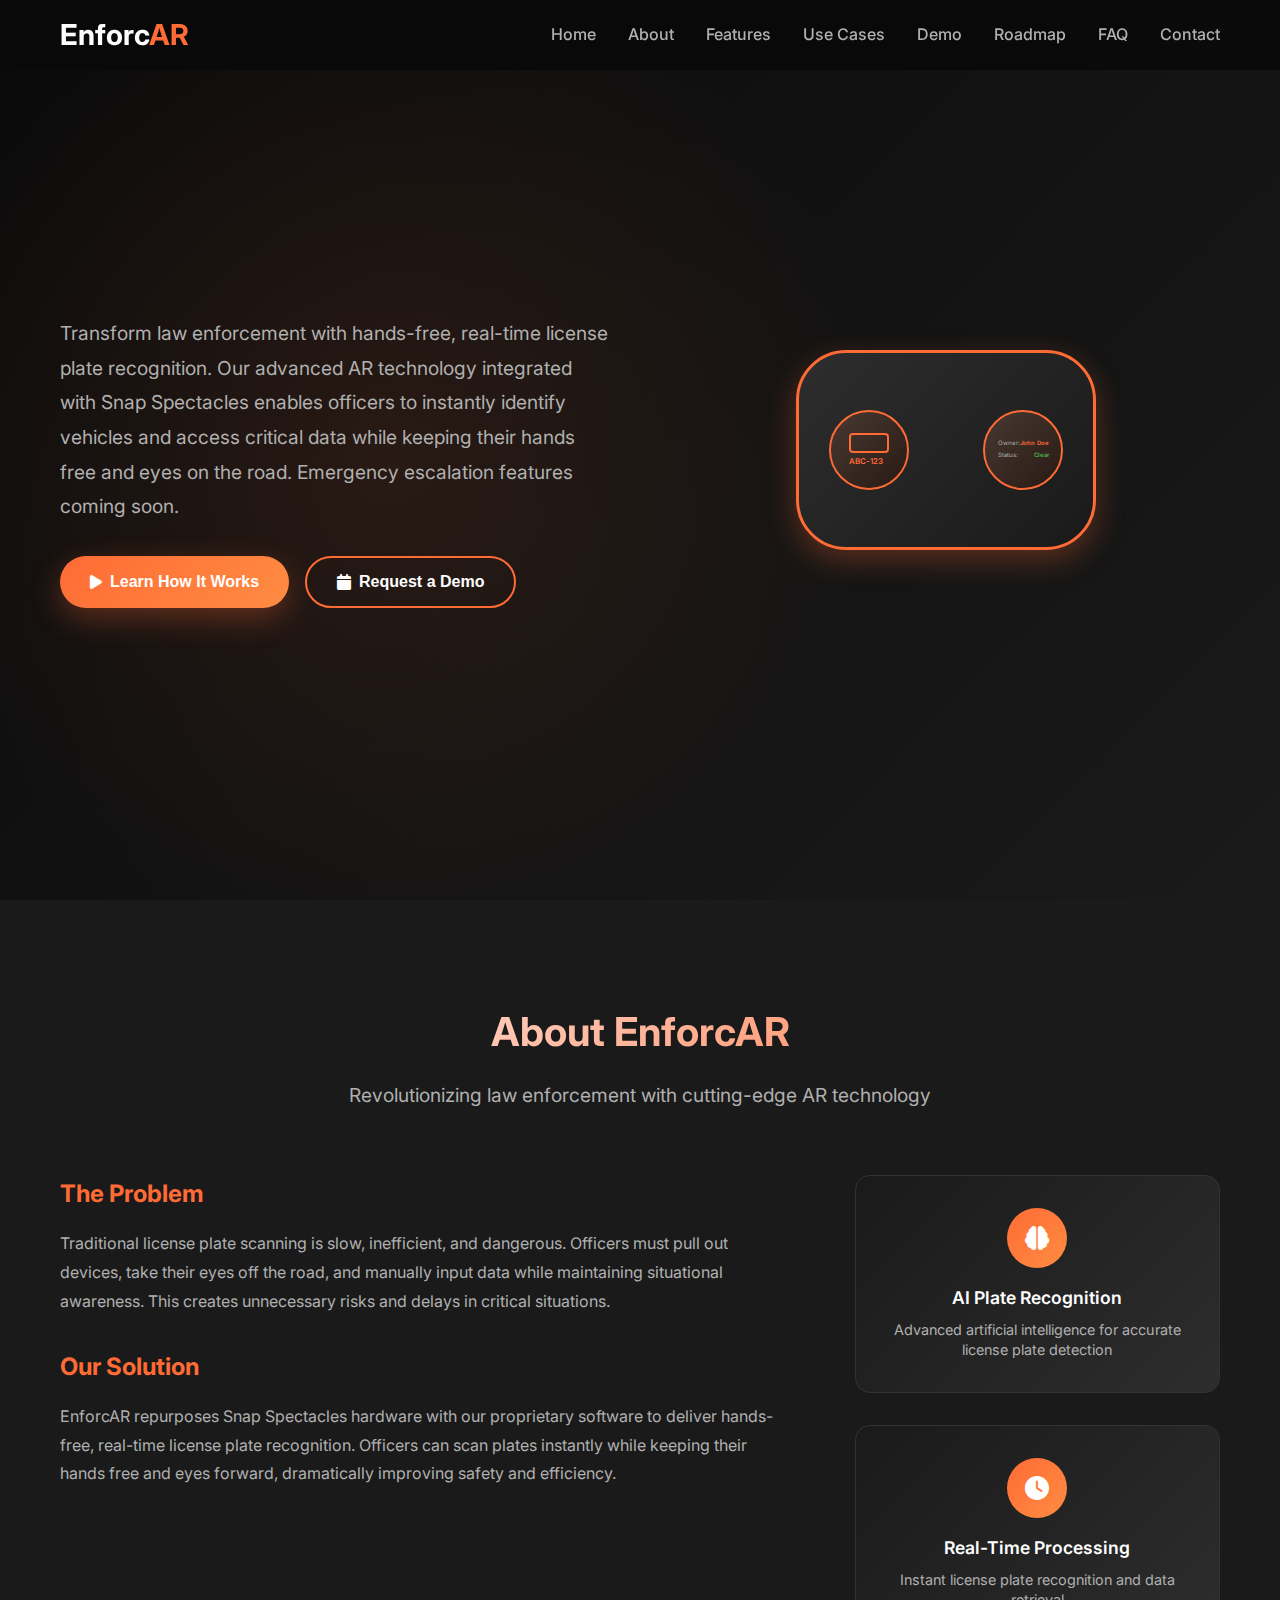
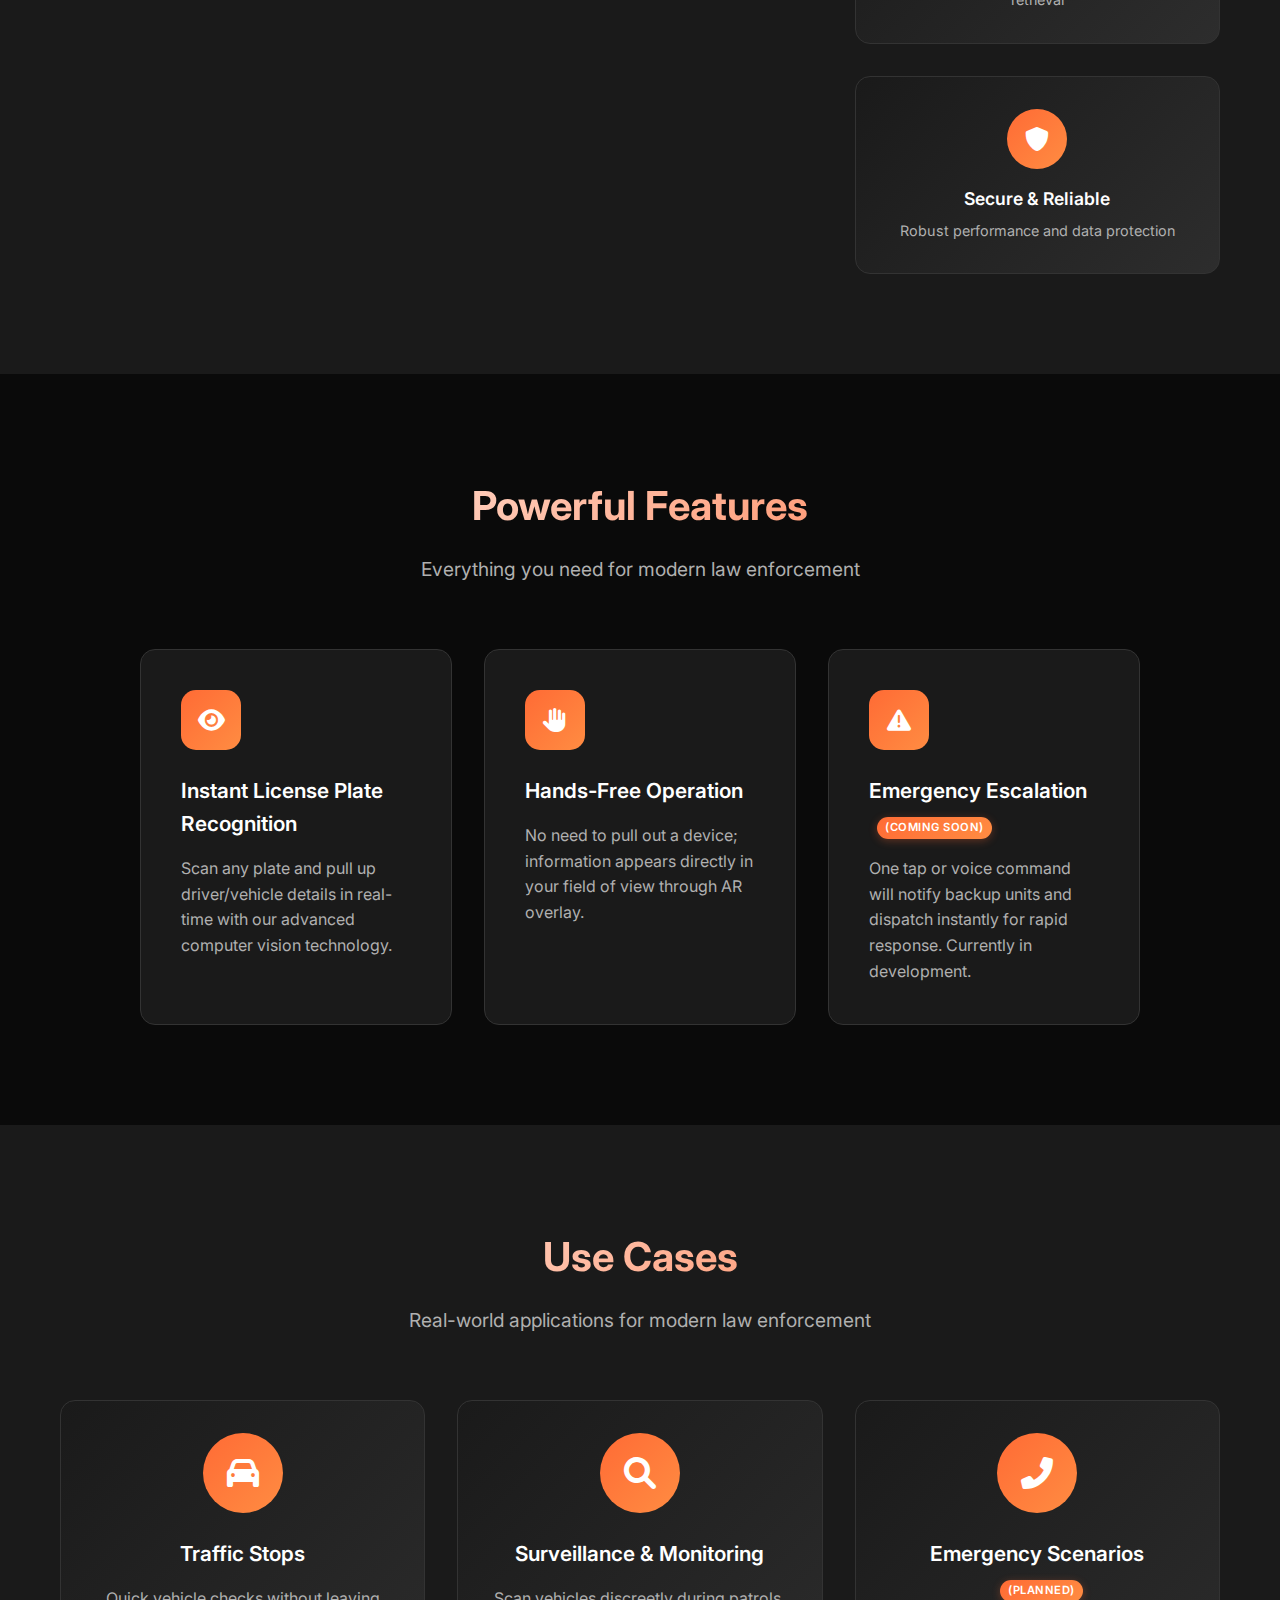
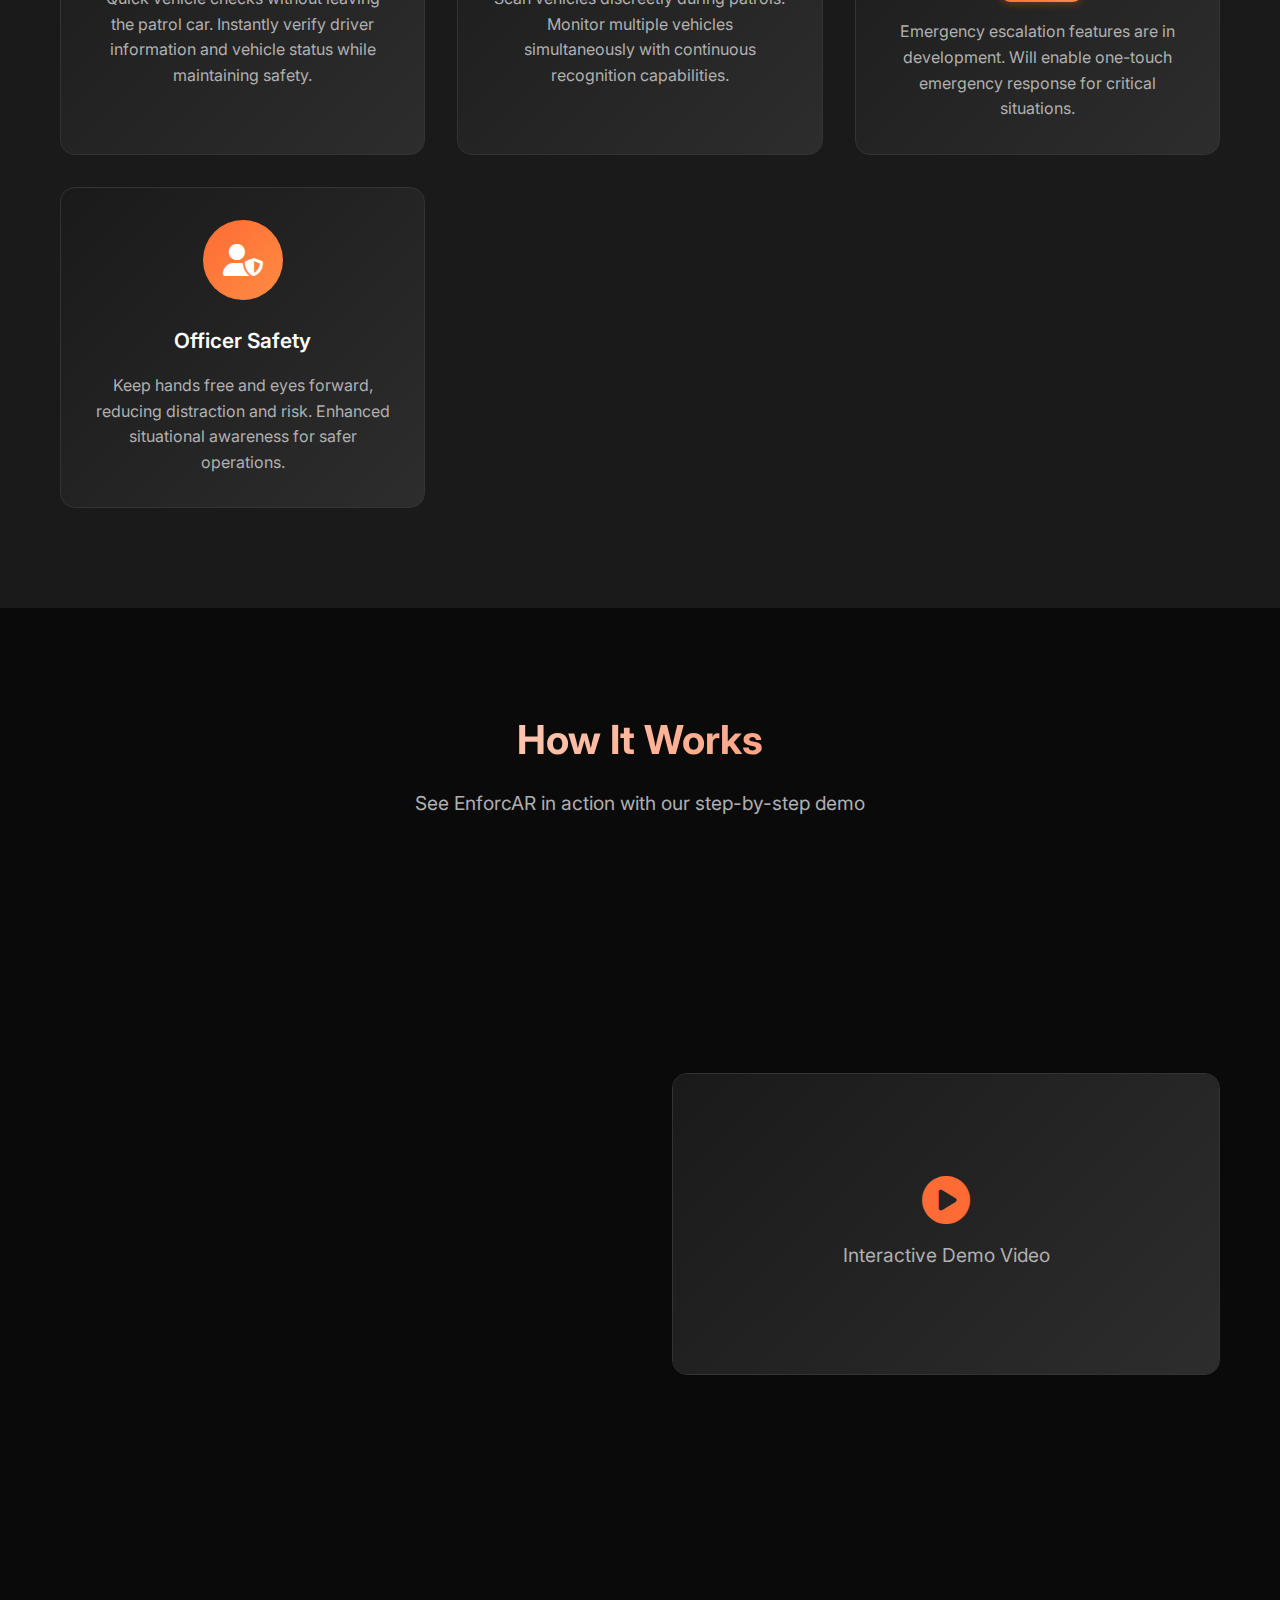
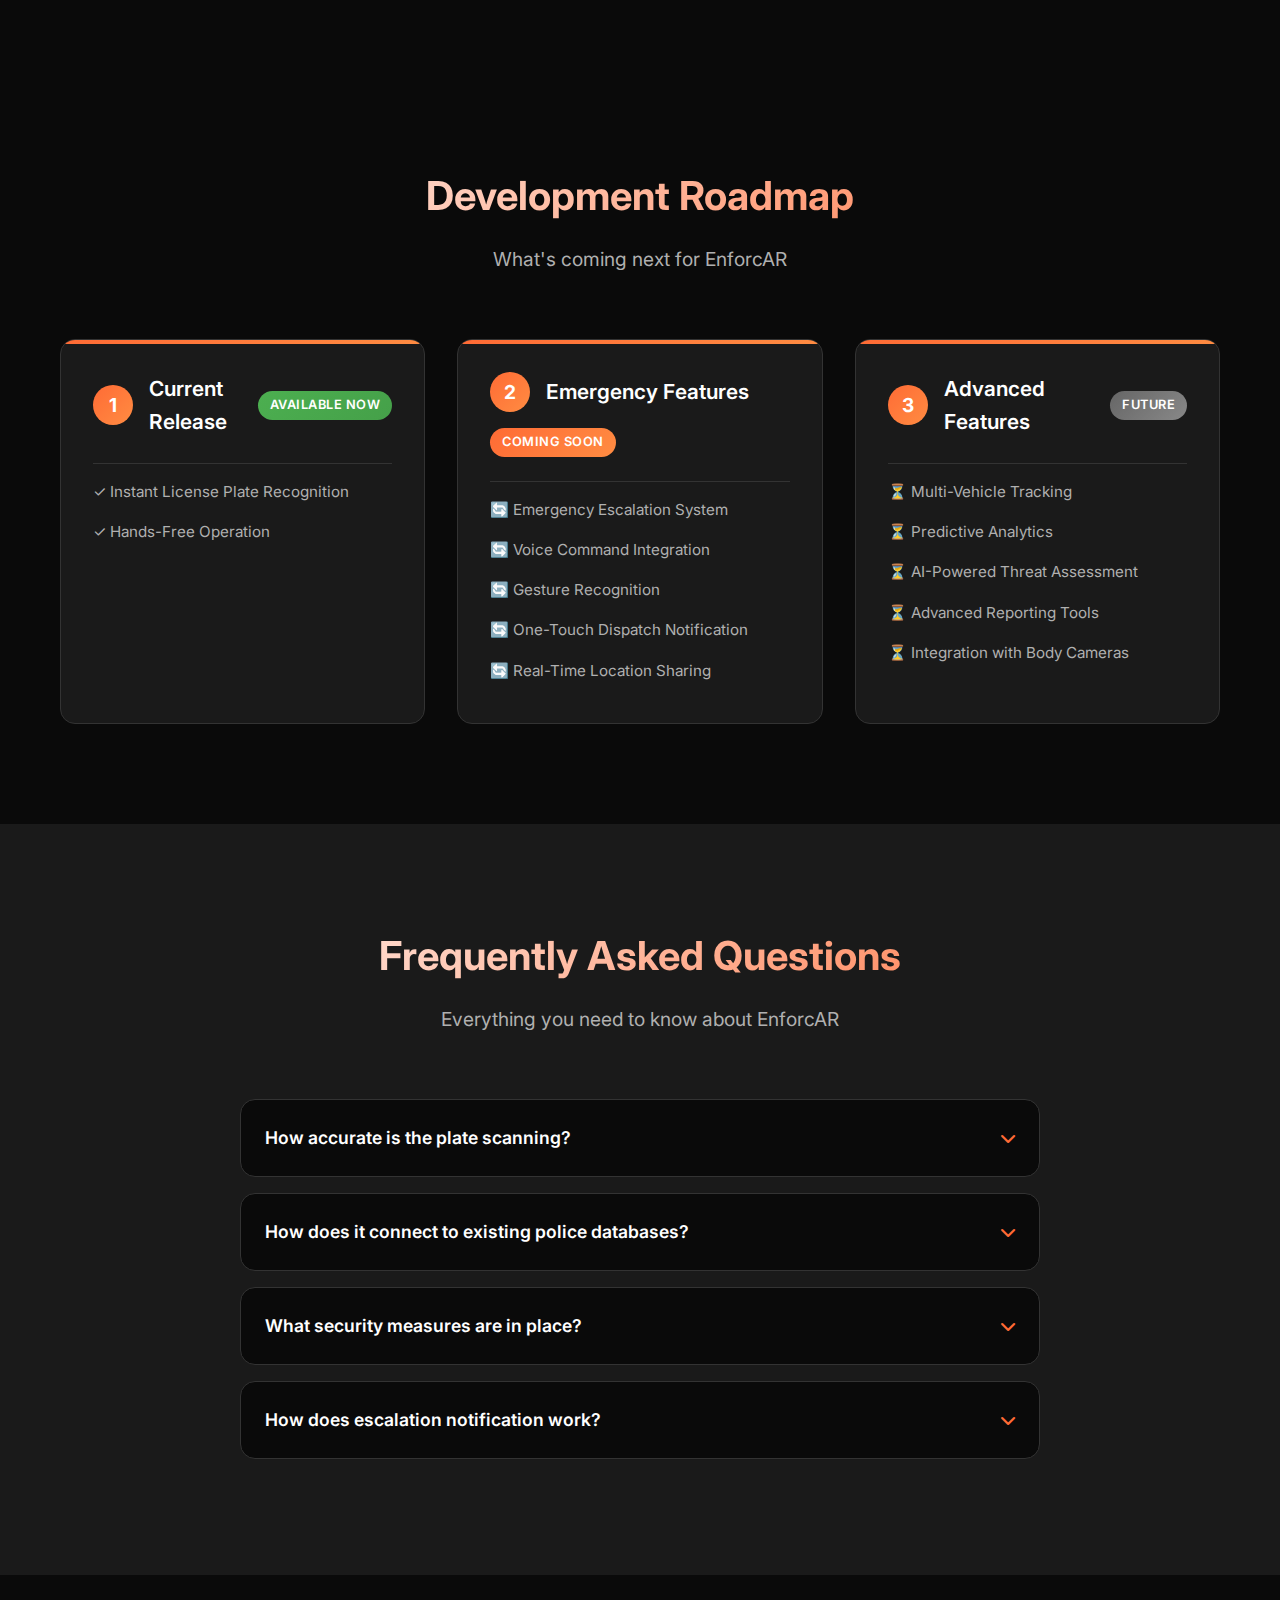
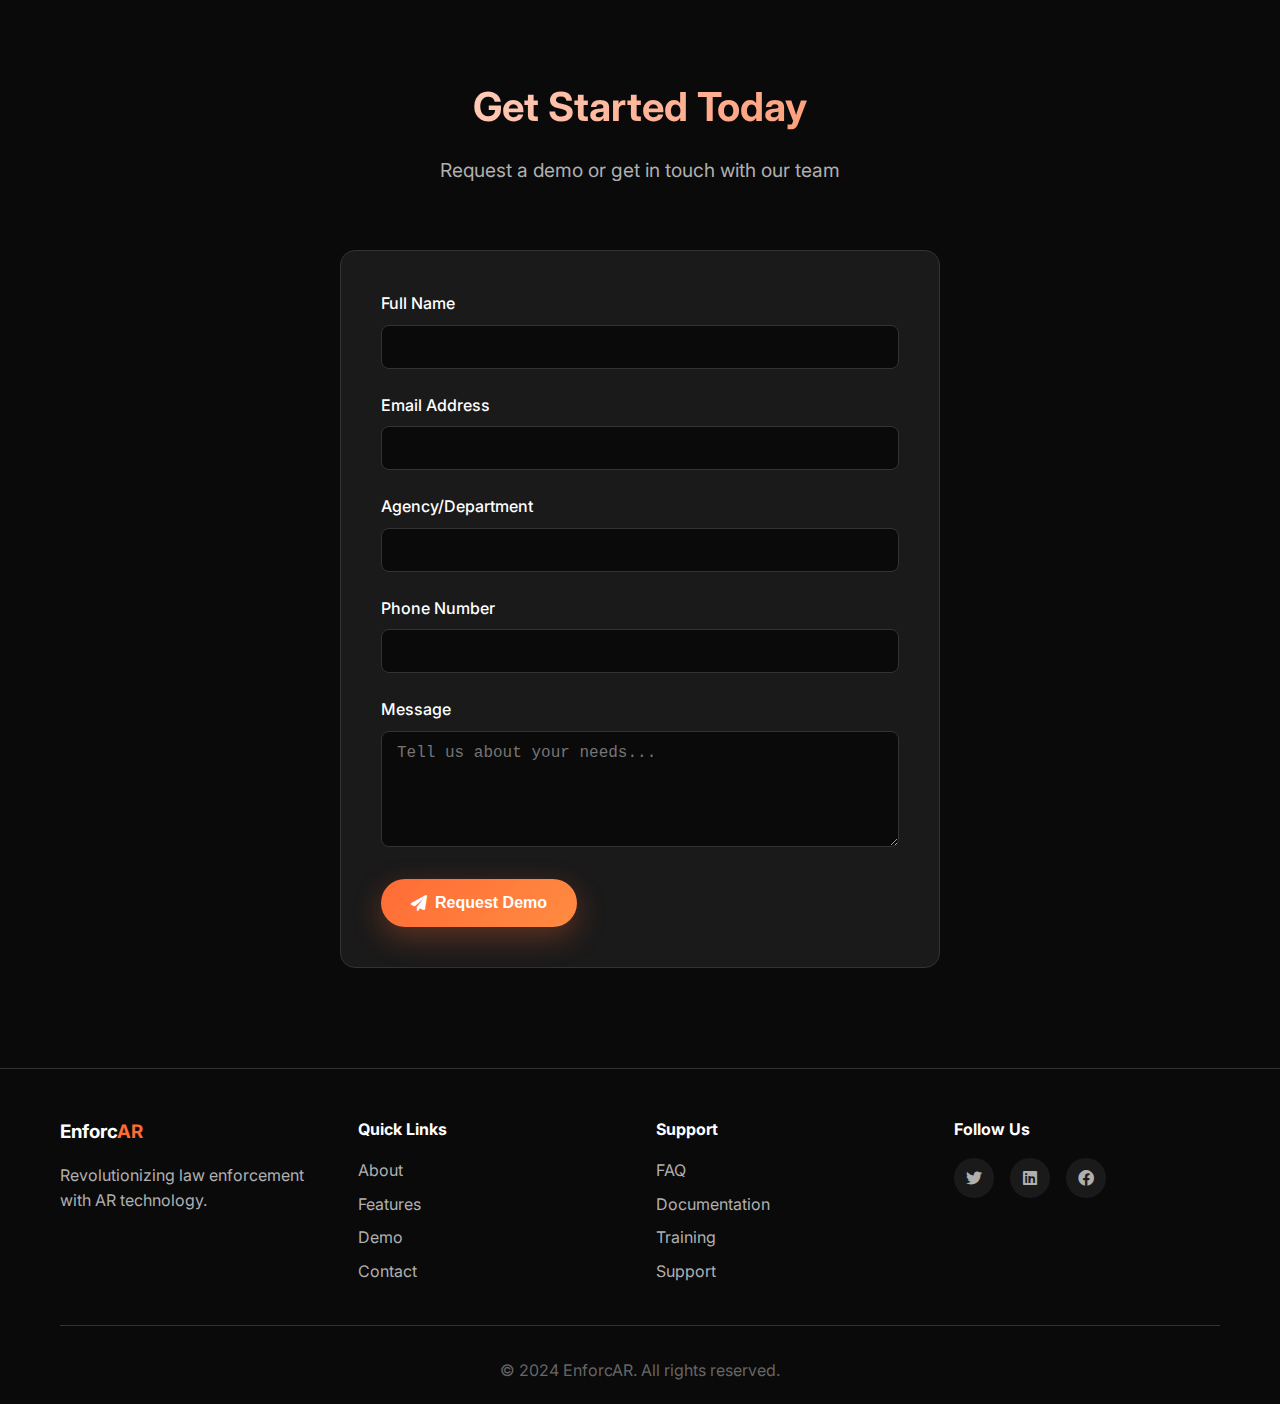
<file: enforcar-website/index.html>
<!DOCTYPE html>
<html lang="en">
<head>
    <meta charset="UTF-8">
    <meta name="viewport" content="width=device-width, initial-scale=1.0">
    <title>EnforcAR - Effortless License Plate Scanning with AR-Powered Snap Spectacles</title>
    <link rel="stylesheet" href="assets/css/style.css">
    <link href="https://fonts.googleapis.com/css2?family=Inter:wght@300;400;500;600;700&display=swap" rel="stylesheet">
    <link rel="stylesheet" href="https://cdnjs.cloudflare.com/ajax/libs/font-awesome/6.0.0/css/all.min.css">
</head>
<body>
    <!-- Navigation -->
    <nav class="navbar">
        <div class="nav-container">
            <div class="nav-logo">
                <h2>Enforc<span class="accent">AR</span></h2>
            </div>
            <ul class="nav-menu">
                <li class="nav-item">
                    <a href="#home" class="nav-link">Home</a>
                </li>
                <li class="nav-item">
                    <a href="#about" class="nav-link">About</a>
                </li>
                <li class="nav-item">
                    <a href="#features" class="nav-link">Features</a>
                </li>
                <li class="nav-item">
                    <a href="#use-cases" class="nav-link">Use Cases</a>
                </li>
                <li class="nav-item">
                    <a href="#demo" class="nav-link">Demo</a>
                </li>
                <li class="nav-item">
                    <a href="#roadmap" class="nav-link">Roadmap</a>
                </li>
                <li class="nav-item">
                    <a href="#faq" class="nav-link">FAQ</a>
                </li>
                <li class="nav-item">
                    <a href="#contact" class="nav-link">Contact</a>
                </li>
            </ul>
            <div class="hamburger">
                <span class="bar"></span>
                <span class="bar"></span>
                <span class="bar"></span>
            </div>
        </div>
    </nav>

    <!-- Hero Section -->
    <section id="home" class="hero">
        <div class="hero-container">
            <div class="hero-content">
                <h1 class="hero-title">
                    Effortless License Plate Scanning with 
                    <span class="accent">AR-Powered Snap Spectacles</span>
                </h1>
                <p class="hero-description">
                    Transform law enforcement with hands-free, real-time license plate recognition. 
                    Our advanced AR technology integrated with Snap Spectacles enables officers to 
                    instantly identify vehicles and access critical data while keeping their hands 
                    free and eyes on the road. Emergency escalation features coming soon.
                </p>
                <div class="hero-buttons">
                    <button class="btn btn-primary" onclick="scrollToSection('demo')">
                        <i class="fas fa-play"></i> Learn How It Works
                    </button>
                    <button class="btn btn-secondary" onclick="scrollToSection('contact')">
                        <i class="fas fa-calendar"></i> Request a Demo
                    </button>
                </div>
            </div>
            <div class="hero-visual">
                <div class="ar-demo-container">
                    <div class="spectacles-mockup">
                        <div class="spectacles-frame">
                            <div class="lens left-lens">
                                <div class="ar-overlay">
                                    <div class="plate-detection">
                                        <div class="detection-box"></div>
                                        <div class="plate-text">ABC-123</div>
                                    </div>
                                </div>
                            </div>
                            <div class="lens right-lens">
                                <div class="ar-overlay">
                                    <div class="data-display">
                                        <div class="data-item">
                                            <span class="label">Owner:</span>
                                            <span class="value">John Doe</span>
                                        </div>
                                        <div class="data-item">
                                            <span class="label">Status:</span>
                                            <span class="value status-clear">Clear</span>
                                        </div>
                                    </div>
                                </div>
                            </div>
                        </div>
                    </div>
                </div>
            </div>
        </div>
    </section>

    <!-- About Section -->
    <section id="about" class="about">
        <div class="container">
            <div class="section-header">
                <h2>About EnforcAR</h2>
                <p>Revolutionizing law enforcement with cutting-edge AR technology</p>
            </div>
            <div class="about-content">
                <div class="about-text">
                    <div class="problem-section">
                        <h3>The Problem</h3>
                        <p>
                            Traditional license plate scanning is slow, inefficient, and dangerous. 
                            Officers must pull out devices, take their eyes off the road, and manually 
                            input data while maintaining situational awareness. This creates unnecessary 
                            risks and delays in critical situations.
                        </p>
                    </div>
                    <div class="solution-section">
                        <h3>Our Solution</h3>
                        <p>
                            EnforcAR repurposes Snap Spectacles hardware with our proprietary software 
                            to deliver hands-free, real-time license plate recognition. Officers can 
                            scan plates instantly while keeping their hands free and eyes forward, 
                            dramatically improving safety and efficiency.
                        </p>
                    </div>
                </div>
                <div class="about-stats">
                    <div class="stat-card">
                        <div class="stat-icon">
                            <i class="fas fa-brain"></i>
                        </div>
                        <div class="stat-label">AI Plate Recognition</div>
                        <div class="stat-description">Advanced artificial intelligence for accurate license plate detection</div>
                    </div>
                    <div class="stat-card">
                        <div class="stat-icon">
                            <i class="fas fa-clock"></i>
                        </div>
                        <div class="stat-label">Real-Time Processing</div>
                        <div class="stat-description">Instant license plate recognition and data retrieval</div>
                    </div>
                    <div class="stat-card">
                        <div class="stat-icon">
                            <i class="fas fa-shield-alt"></i>
                        </div>
                        <div class="stat-label">Secure & Reliable</div>
                        <div class="stat-description">Robust performance and data protection</div>
                    </div>
                </div>
            </div>
        </div>
    </section>

    <!-- Features Section -->
    <section id="features" class="features">
        <div class="container">
            <div class="section-header">
                <h2>Powerful Features</h2>
                <p>Everything you need for modern law enforcement</p>
            </div>
            <div class="features-grid">
                <div class="feature-card" data-aos="fade-up">
                    <div class="feature-icon">
                        <i class="fas fa-eye"></i>
                    </div>
                    <h3>Instant License Plate Recognition</h3>
                    <p>Scan any plate and pull up driver/vehicle details in real-time with our advanced computer vision technology.</p>
                </div>
                <div class="feature-card" data-aos="fade-up" data-aos-delay="100">
                    <div class="feature-icon">
                        <i class="fas fa-hand-paper"></i>
                    </div>
                    <h3>Hands-Free Operation</h3>
                    <p>No need to pull out a device; information appears directly in your field of view through AR overlay.</p>
                </div>
                <div class="feature-card" data-aos="fade-up" data-aos-delay="200">
                    <div class="feature-icon">
                        <i class="fas fa-exclamation-triangle"></i>
                    </div>
                    <h3>Emergency Escalation <span class="coming-soon">(Coming Soon)</span></h3>
                    <p>One tap or voice command will notify backup units and dispatch instantly for rapid response. Currently in development.</p>
                </div>
            </div>
        </div>
    </section>

    <!-- Use Cases Section -->
    <section id="use-cases" class="use-cases">
        <div class="container">
            <div class="section-header">
                <h2>Use Cases</h2>
                <p>Real-world applications for modern law enforcement</p>
            </div>
            <div class="use-cases-grid">
                <div class="use-case-card">
                    <div class="use-case-icon">
                        <i class="fas fa-car"></i>
                    </div>
                    <h3>Traffic Stops</h3>
                    <p>Quick vehicle checks without leaving the patrol car. Instantly verify driver information and vehicle status while maintaining safety.</p>
                </div>
                <div class="use-case-card">
                    <div class="use-case-icon">
                        <i class="fas fa-search"></i>
                    </div>
                    <h3>Surveillance & Monitoring</h3>
                    <p>Scan vehicles discreetly during patrols. Monitor multiple vehicles simultaneously with continuous recognition capabilities.</p>
                </div>
                <div class="use-case-card">
                    <div class="use-case-icon">
                        <i class="fas fa-phone-alt"></i>
                    </div>
                    <h3>Emergency Scenarios <span class="coming-soon">(Planned)</span></h3>
                    <p>Emergency escalation features are in development. Will enable one-touch emergency response for critical situations.</p>
                </div>
                <div class="use-case-card">
                    <div class="use-case-icon">
                        <i class="fas fa-user-shield"></i>
                    </div>
                    <h3>Officer Safety</h3>
                    <p>Keep hands free and eyes forward, reducing distraction and risk. Enhanced situational awareness for safer operations.</p>
                </div>
            </div>
        </div>
    </section>

    <!-- Demo Section -->
    <section id="demo" class="demo">
        <div class="container">
            <div class="section-header">
                <h2>How It Works</h2>
                <p>See EnforcAR in action with our step-by-step demo</p>
            </div>
            <div class="demo-content">
                <div class="demo-steps">
                    <div class="step" data-step="1">
                        <div class="step-number">1</div>
                        <div class="step-content">
                            <h3>Wear the Spectacles</h3>
                            <p>Simply put on the Snap Spectacles and power on the EnforcAR system.</p>
                        </div>
                    </div>
                    <div class="step" data-step="2">
                        <div class="step-number">2</div>
                        <div class="step-content">
                            <h3>Look at the Plate</h3>
                            <p>Direct your gaze at any license plate. Our AI automatically detects and recognizes it.</p>
                        </div>
                    </div>
                    <div class="step" data-step="3">
                        <div class="step-number">3</div>
                        <div class="step-content">
                            <h3>See Data in AR Overlay</h3>
                            <p>Car and driver information appears instantly in your field of view.</p>
                        </div>
                    </div>
                    <div class="step" data-step="4">
                        <div class="step-number">4</div>
                        <div class="step-content">
                            <h3>Trigger Escalation <span class="coming-soon">(Coming Soon)</span></h3>
                            <p>Emergency escalation features are currently in development. Will enable voice command or gesture to notify dispatch instantly.</p>
                        </div>
                    </div>
                </div>
                <div class="demo-visual">
                    <div class="demo-video-container">
                        <div class="video-placeholder">
                            <i class="fas fa-play-circle"></i>
                            <p>Interactive Demo Video</p>
                        </div>
                    </div>
                </div>
            </div>
        </div>
    </section>

    <!-- Development Roadmap Section -->
    <section id="roadmap" class="roadmap">
        <div class="container">
            <div class="section-header">
                <h2>Development Roadmap</h2>
                <p>What's coming next for EnforcAR</p>
            </div>
            <div class="roadmap-content">
                <div class="roadmap-phase">
                    <div class="phase-header">
                        <div class="phase-number">1</div>
                        <h3>Current Release</h3>
                        <span class="phase-status current">Available Now</span>
                    </div>
                    <ul class="phase-features">
                        <li>✓ Instant License Plate Recognition</li>
                        <li>✓ Hands-Free Operation</li>
                    </ul>
                </div>
                <div class="roadmap-phase">
                    <div class="phase-header">
                        <div class="phase-number">2</div>
                        <h3>Emergency Features</h3>
                        <span class="phase-status planned">Coming Soon</span>
                    </div>
                    <ul class="phase-features">
                        <li>🔄 Emergency Escalation System</li>
                        <li>🔄 Voice Command Integration</li>
                        <li>🔄 Gesture Recognition</li>
                        <li>🔄 One-Touch Dispatch Notification</li>
                        <li>🔄 Real-Time Location Sharing</li>
                    </ul>
                </div>
                <div class="roadmap-phase">
                    <div class="phase-header">
                        <div class="phase-number">3</div>
                        <h3>Advanced Features</h3>
                        <span class="phase-status future">Future</span>
                    </div>
                    <ul class="phase-features">
                        <li>⏳ Multi-Vehicle Tracking</li>
                        <li>⏳ Predictive Analytics</li>
                        <li>⏳ AI-Powered Threat Assessment</li>
                        <li>⏳ Advanced Reporting Tools</li>
                        <li>⏳ Integration with Body Cameras</li>
                    </ul>
                </div>
            </div>
        </div>
    </section>

    <!-- FAQ Section -->
    <section id="faq" class="faq">
        <div class="container">
            <div class="section-header">
                <h2>Frequently Asked Questions</h2>
                <p>Everything you need to know about EnforcAR</p>
            </div>
            <div class="faq-container">
                <div class="faq-item">
                    <div class="faq-question">
                        <h3>How accurate is the plate scanning?</h3>
                        <i class="fas fa-chevron-down"></i>
                    </div>
                    <div class="faq-answer">
                        <p>EnforcAR uses advanced computer vision technology for license plate recognition across various lighting conditions, weather, and plate types. Our AI system is designed to continuously learn and improve performance through real-world usage.</p>
                    </div>
                </div>
                <div class="faq-item">
                    <div class="faq-question">
                        <h3>How does it connect to existing police databases?</h3>
                        <i class="fas fa-chevron-down"></i>
                    </div>
                    <div class="faq-answer">
                        <p>EnforcAR integrates seamlessly with existing law enforcement databases through secure APIs. We support all major database systems and can customize integration for specific agency needs.</p>
                    </div>
                </div>
                <div class="faq-item">
                    <div class="faq-question">
                        <h3>What security measures are in place?</h3>
                        <i class="fas fa-chevron-down"></i>
                    </div>
                    <div class="faq-answer">
                        <p>We use military-grade encryption, secure authentication, and comply with all law enforcement data protection standards. All data transmission is encrypted and access is strictly controlled.</p>
                    </div>
                </div>
                <div class="faq-item">
                    <div class="faq-question">
                        <h3>How does escalation notification work?</h3>
                        <i class="fas fa-chevron-down"></i>
                    </div>
                    <div class="faq-answer">
                        <p>Emergency escalation features are currently in development. When released, officers will be able to trigger emergency escalation through voice commands, gesture recognition, or a simple tap. The system will instantly notify dispatch with location, vehicle information, and officer status.</p>
                    </div>
                </div>
            </div>
        </div>
    </section>

    <!-- Contact Section -->
    <section id="contact" class="contact">
        <div class="container">
            <div class="section-header">
                <h2>Get Started Today</h2>
                <p>Request a demo or get in touch with our team</p>
            </div>
            <div class="contact-content">
                <div class="contact-form-centered">
                    <form id="contactForm">
                        <div class="form-group">
                            <label for="name">Full Name</label>
                            <input type="text" id="name" name="name" required>
                        </div>
                        <div class="form-group">
                            <label for="email">Email Address</label>
                            <input type="email" id="email" name="email" required>
                        </div>
                        <div class="form-group">
                            <label for="agency">Agency/Department</label>
                            <input type="text" id="agency" name="agency" required>
                        </div>
                        <div class="form-group">
                            <label for="phone">Phone Number</label>
                            <input type="tel" id="phone" name="phone">
                        </div>
                        <div class="form-group">
                            <label for="message">Message</label>
                            <textarea id="message" name="message" rows="5" placeholder="Tell us about your needs..."></textarea>
                        </div>
                        <button type="submit" class="btn btn-primary">
                            <i class="fas fa-paper-plane"></i> Request Demo
                        </button>
                    </form>
                </div>
            </div>
        </div>
    </section>

    <!-- Footer -->
    <footer class="footer">
        <div class="container">
            <div class="footer-content">
                <div class="footer-section">
                    <h3>Enforc<span class="accent">AR</span></h3>
                    <p>Revolutionizing law enforcement with AR technology.</p>
                </div>
                <div class="footer-section">
                    <h4>Quick Links</h4>
                    <ul>
                        <li><a href="#about">About</a></li>
                        <li><a href="#features">Features</a></li>
                        <li><a href="#demo">Demo</a></li>
                        <li><a href="#contact">Contact</a></li>
                    </ul>
                </div>
                <div class="footer-section">
                    <h4>Support</h4>
                    <ul>
                        <li><a href="#faq">FAQ</a></li>
                        <li><a href="#">Documentation</a></li>
                        <li><a href="#">Training</a></li>
                        <li><a href="#">Support</a></li>
                    </ul>
                </div>
                <div class="footer-section">
                    <h4>Follow Us</h4>
                    <div class="social-links">
                        <a href="#"><i class="fab fa-twitter"></i></a>
                        <a href="#"><i class="fab fa-linkedin"></i></a>
                        <a href="#"><i class="fab fa-facebook"></i></a>
                    </div>
                </div>
            </div>
            <div class="footer-bottom">
                <p>&copy; 2024 EnforcAR. All rights reserved.</p>
            </div>
        </div>
    </footer>

    <script src="assets/js/script.js"></script>
</body>
</html>
</file>
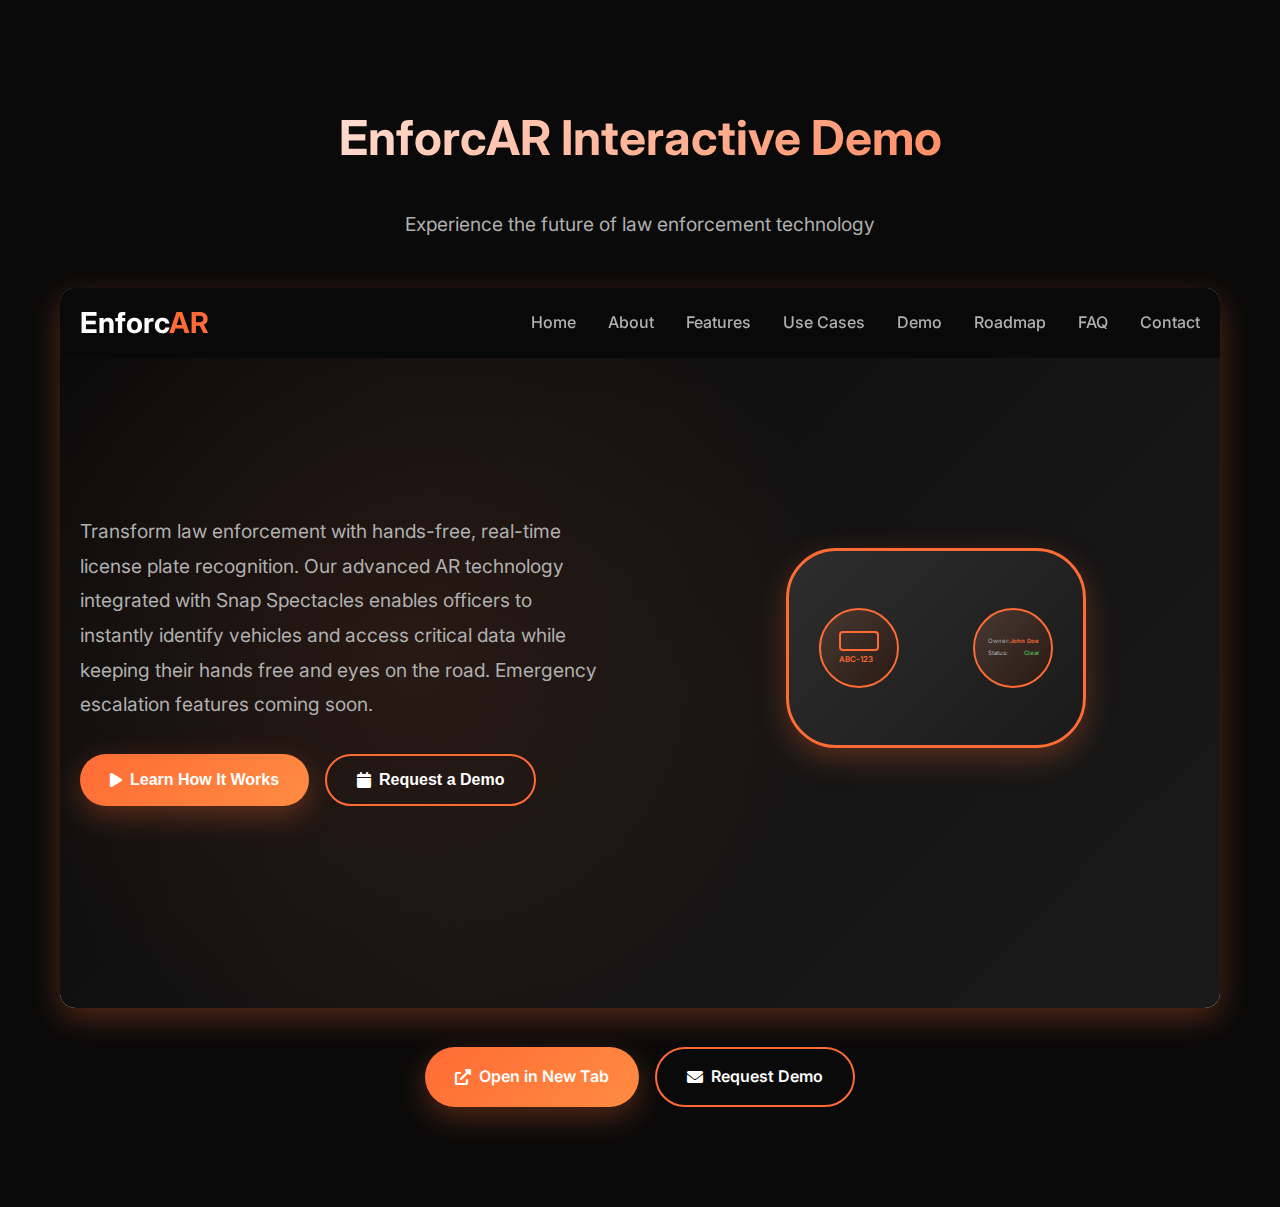
<file: enforcar-website/demo.html>
<!DOCTYPE html>
<html lang="en">
<head>
    <meta charset="UTF-8">
    <meta name="viewport" content="width=device-width, initial-scale=1.0">
    <title>EnforcAR - Interactive Demo</title>
    <link rel="stylesheet" href="assets/css/style.css">
    <link href="https://fonts.googleapis.com/css2?family=Inter:wght@300;400;500;600;700&display=swap" rel="stylesheet">
    <link rel="stylesheet" href="https://cdnjs.cloudflare.com/ajax/libs/font-awesome/6.0.0/css/all.min.css">
    <style>
        .demo-page {
            padding: 100px 0;
            background: var(--background-dark);
            min-height: 100vh;
        }
        .demo-container {
            max-width: 1200px;
            margin: 0 auto;
            padding: 0 20px;
            text-align: center;
        }
        .demo-title {
            font-size: 3rem;
            font-weight: 700;
            margin-bottom: 2rem;
            background: linear-gradient(135deg, #ffffff 0%, #ff6b35 100%);
            -webkit-background-clip: text;
            -webkit-text-fill-color: transparent;
            background-clip: text;
        }
        .demo-subtitle {
            font-size: 1.2rem;
            color: var(--text-secondary);
            margin-bottom: 3rem;
        }
        .demo-iframe {
            width: 100%;
            height: 80vh;
            border: none;
            border-radius: 15px;
            box-shadow: var(--shadow-primary);
            background: white;
        }
        .demo-actions {
            margin-top: 2rem;
            display: flex;
            gap: 1rem;
            justify-content: center;
            flex-wrap: wrap;
        }
        .btn {
            padding: 15px 30px;
            border: none;
            border-radius: 50px;
            font-size: 1rem;
            font-weight: 600;
            cursor: pointer;
            transition: var(--transition);
            display: inline-flex;
            align-items: center;
            gap: 0.5rem;
            text-decoration: none;
        }
        .btn-primary {
            background: var(--gradient-primary);
            color: white;
            box-shadow: var(--shadow-primary);
        }
        .btn-primary:hover {
            transform: translateY(-2px);
            box-shadow: 0 15px 40px rgba(255, 107, 53, 0.4);
        }
        .btn-secondary {
            background: transparent;
            color: var(--text-primary);
            border: 2px solid var(--accent-color);
        }
        .btn-secondary:hover {
            background: var(--accent-color);
            color: white;
            transform: translateY(-2px);
        }
    </style>
</head>
<body>
    <div class="demo-page">
        <div class="demo-container">
            <h1 class="demo-title">EnforcAR Interactive Demo</h1>
            <p class="demo-subtitle">Experience the future of law enforcement technology</p>
            
            <iframe src="index.html" class="demo-iframe" title="EnforcAR Website Demo"></iframe>
            
            <div class="demo-actions">
                <a href="index.html" class="btn btn-primary" target="_blank">
                    <i class="fas fa-external-link-alt"></i>
                    Open in New Tab
                </a>
                <a href="index.html#contact" class="btn btn-secondary">
                    <i class="fas fa-envelope"></i>
                    Request Demo
                </a>
            </div>
        </div>
    </div>
</body>
</html>
</file>
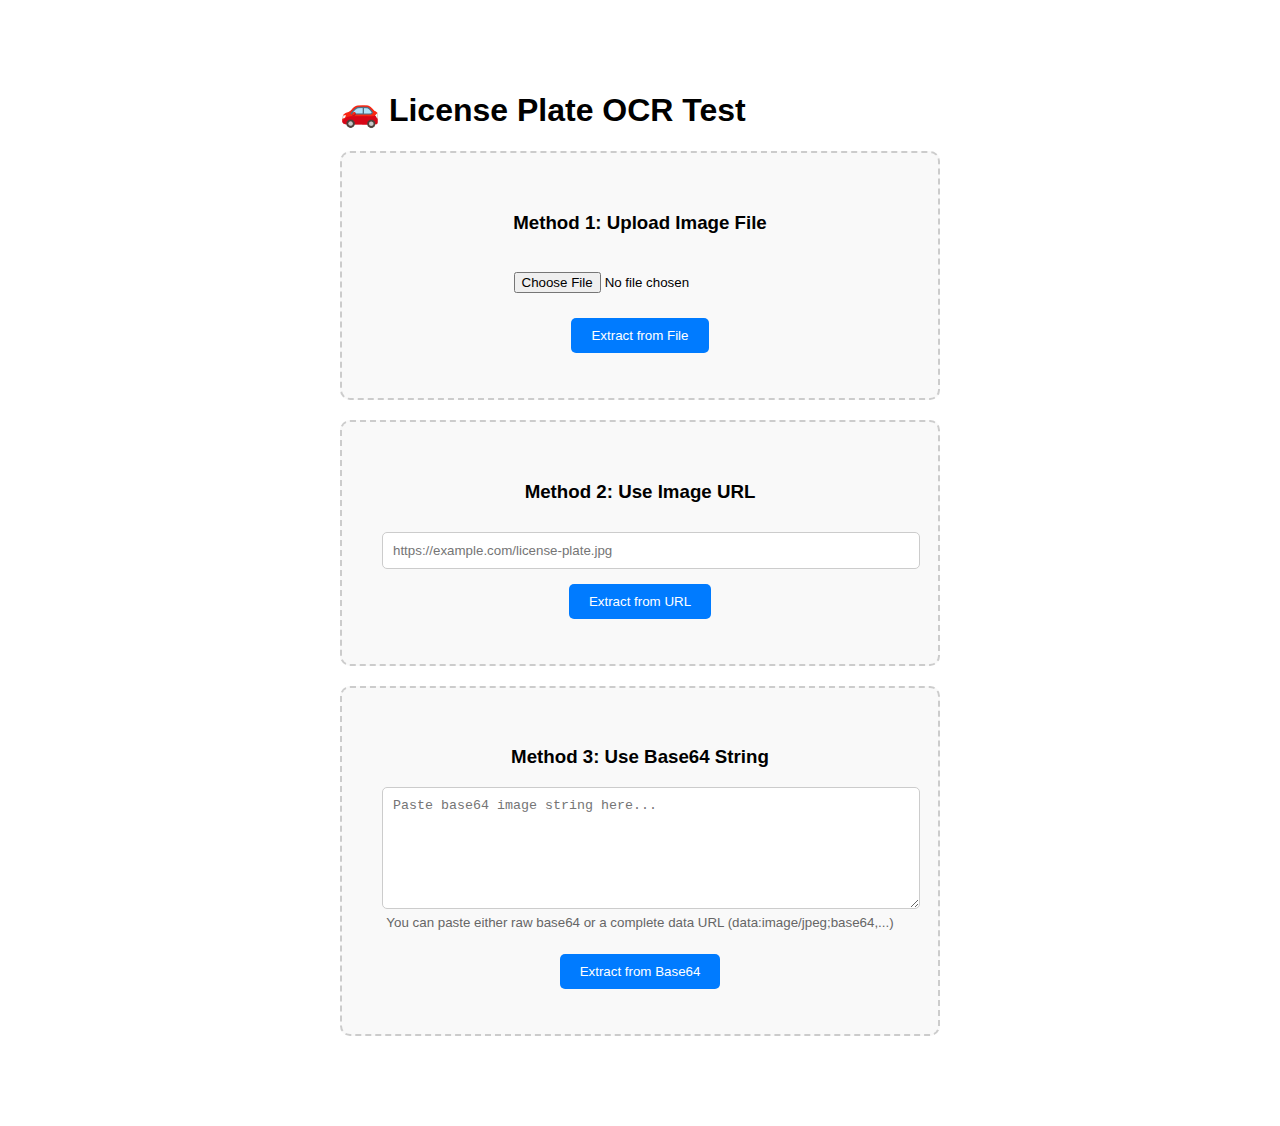
<file: project/backend/test-ui.html>
<!DOCTYPE html>
<html lang="en">
<head>
    <meta charset="UTF-8">
    <meta name="viewport" content="width=device-width, initial-scale=1.0">
    <title>License Plate OCR Test</title>
    <style>
        body { 
            font-family: Arial, sans-serif; 
            max-width: 600px; 
            margin: 50px auto; 
            padding: 20px; 
        }
        .upload-area {
            border: 2px dashed #ccc;
            border-radius: 10px;
            padding: 40px;
            text-align: center;
            margin: 20px 0;
            background: #f9f9f9;
        }
        .upload-area:hover {
            border-color: #007bff;
            background: #f0f8ff;
        }
        input[type="file"] {
            margin: 10px;
            padding: 10px;
        }
        input[type="url"] {
            width: 100%;
            padding: 10px;
            margin: 10px 0;
            border: 1px solid #ccc;
            border-radius: 5px;
        }
        button {
            background: #007bff;
            color: white;
            padding: 10px 20px;
            border: none;
            border-radius: 5px;
            cursor: pointer;
            margin: 5px;
        }
        button:hover {
            background: #0056b3;
        }
        #result {
            margin-top: 20px;
            padding: 15px;
            background: #f8f9fa;
            border-radius: 5px;
            border-left: 4px solid #007bff;
        }
        .error {
            border-left-color: #dc3545 !important;
            background: #f8d7da !important;
        }
        .success {
            border-left-color: #28a745 !important;
            background: #d4edda !important;
        }
    </style>
</head>
<body>
    <h1>🚗 License Plate OCR Test</h1>
    
    <div class="upload-area">
        <h3>Method 1: Upload Image File</h3>
        <input type="file" id="fileInput" accept="image/*">
        <br>
        <button onclick="uploadFile()">Extract from File</button>
    </div>
    
    <div class="upload-area">
        <h3>Method 2: Use Image URL</h3>
        <input type="url" id="urlInput" placeholder="https://example.com/license-plate.jpg">
        <br>
        <button onclick="uploadUrl()">Extract from URL</button>
    </div>
    
    <div class="upload-area">
        <h3>Method 3: Use Base64 String</h3>
        <textarea id="base64Input" placeholder="Paste base64 image string here..." style="width: 100%; height: 100px; padding: 10px; border: 1px solid #ccc; border-radius: 5px;"></textarea>
        <br>
        <small style="color: #666;">You can paste either raw base64 or a complete data URL (data:image/jpeg;base64,...)</small>
        <br><br>
        <button onclick="uploadBase64()">Extract from Base64</button>
    </div>
    
    <div id="result" style="display: none;"></div>

    <script>
        const API_URL = 'http://localhost:8000/extract';
        
        async function uploadFile() {
            const fileInput = document.getElementById('fileInput');
            const file = fileInput.files[0];
            
            if (!file) {
                showResult('Please select a file first!', 'error');
                return;
            }
            
            const formData = new FormData();
            formData.append('file', file);
            
            showResult('Processing image...', 'info');
            
            try {
                const response = await fetch(API_URL, {
                    method: 'POST',
                    body: formData
                });
                
                const result = await response.json();
                
                if (response.ok) {
                    showResult(formatResult(result), 'success');
                } else {
                    showResult(`Error: ${result.detail}`, 'error');
                }
                
            } catch (error) {
                showResult(`Network error: ${error.message}`, 'error');
            }
        }
        
        async function uploadUrl() {
            const urlInput = document.getElementById('urlInput');
            const imageUrl = urlInput.value.trim();
            
            if (!imageUrl) {
                showResult('Please enter an image URL!', 'error');
                return;
            }
            
            showResult('Processing image URL...', 'info');
            
            try {
                const response = await fetch(`${API_URL}?image_url=${encodeURIComponent(imageUrl)}`, {
                    method: 'POST'
                });
                
                const result = await response.json();
                
                if (response.ok) {
                    showResult(formatResult(result), 'success');
                } else {
                    showResult(`Error: ${result.detail}`, 'error');
                }
                
            } catch (error) {
                showResult(`Network error: ${error.message}`, 'error');
            }
        }
        
        async function uploadBase64() {
            const base64Input = document.getElementById('base64Input');
            const base64String = base64Input.value.trim();
            
            if (!base64String) {
                showResult('Please enter a base64 string!', 'error');
                return;
            }
            
            showResult('Processing base64 image...', 'info');
            
            try {
                const response = await fetch(`${API_URL}?base64_image=${encodeURIComponent(base64String)}`, {
                    method: 'POST'
                });
                
                const result = await response.json();
                
                if (response.ok) {
                    showResult(formatResult(result), 'success');
                } else {
                    showResult(`Error: ${result.detail}`, 'error');
                }
                
            } catch (error) {
                showResult(`Network error: ${error.message}`, 'error');
            }
        }
        
        function formatResult(result) {
            if (result.plate) {
                let html = `<h4>🎯 Extracted Plate: ${result.plate}</h4>`;
                
                if (result.owner_name) {
                    html += `
                        <p><strong>Owner:</strong> ${result.owner_name}</p>
                        <p><strong>DOB:</strong> ${result.dob}</p>
                        <p><strong>Registration:</strong> ${result.registration_date}</p>
                        <p><strong>Warrant:</strong> ${result.has_warrant ? '⚠️ YES - ' + result.warrant_reason : '✅ No'}</p>
                        <p><strong>Stolen:</strong> ${result.is_stolen ? '🚨 YES' : '✅ No'}</p>
                    `;
                }
                
                return html;
            } else {
                return '<p>No license plate detected in the image.</p>';
            }
        }
        
        function showResult(message, type) {
            const resultDiv = document.getElementById('result');
            resultDiv.innerHTML = message;
            resultDiv.className = type;
            resultDiv.style.display = 'block';
        }
    </script>
</body>
</html>
</file>
<file: enforcar-website/assets/css/style.css>
/* Reset and Base Styles */
* {
    margin: 0;
    padding: 0;
    box-sizing: border-box;
}

:root {
    --primary-color: #ff6b35;
    --secondary-color: #1a1a1a;
    --accent-color: #ff6b35;
    --text-primary: #ffffff;
    --text-secondary: #b0b0b0;
    --text-muted: #666666;
    --background-dark: #0a0a0a;
    --background-card: #1a1a1a;
    --border-color: #333333;
    --gradient-primary: linear-gradient(135deg, #ff6b35, #ff8c42);
    --gradient-dark: linear-gradient(135deg, #1a1a1a, #2d2d2d);
    --shadow-primary: 0 10px 30px rgba(255, 107, 53, 0.3);
    --shadow-dark: 0 10px 30px rgba(0, 0, 0, 0.5);
    --transition: all 0.3s cubic-bezier(0.4, 0, 0.2, 1);
}

body {
    font-family: 'Inter', sans-serif;
    background-color: var(--background-dark);
    color: var(--text-primary);
    line-height: 1.6;
    overflow-x: hidden;
}

.container {
    max-width: 1200px;
    margin: 0 auto;
    padding: 0 20px;
}

/* Navigation */
.navbar {
    position: fixed;
    top: 0;
    width: 100%;
    background: rgba(10, 10, 10, 0.95);
    backdrop-filter: blur(10px);
    z-index: 1000;
    transition: var(--transition);
}

.nav-container {
    max-width: 1200px;
    margin: 0 auto;
    padding: 0 20px;
    display: flex;
    justify-content: space-between;
    align-items: center;
    height: 70px;
}

.nav-logo h2 {
    font-size: 1.8rem;
    font-weight: 700;
    color: var(--text-primary);
}

.nav-logo .accent {
    color: var(--accent-color);
}

.nav-menu {
    display: flex;
    list-style: none;
    gap: 2rem;
}

.nav-link {
    color: var(--text-secondary);
    text-decoration: none;
    font-weight: 500;
    transition: var(--transition);
    position: relative;
}

.nav-link:hover {
    color: var(--accent-color);
}

.nav-link::after {
    content: '';
    position: absolute;
    bottom: -5px;
    left: 0;
    width: 0;
    height: 2px;
    background: var(--gradient-primary);
    transition: var(--transition);
}

.nav-link:hover::after {
    width: 100%;
}

.hamburger {
    display: none;
    flex-direction: column;
    cursor: pointer;
}

.bar {
    width: 25px;
    height: 3px;
    background: var(--text-primary);
    margin: 3px 0;
    transition: var(--transition);
}

/* Hero Section */
.hero {
    min-height: 100vh;
    display: flex;
    align-items: center;
    background: linear-gradient(135deg, #0a0a0a 0%, #1a1a1a 100%);
    position: relative;
    overflow: hidden;
}

.hero::before {
    content: '';
    position: absolute;
    top: 0;
    left: 0;
    right: 0;
    bottom: 0;
    background: radial-gradient(circle at 30% 50%, rgba(255, 107, 53, 0.1) 0%, transparent 50%);
    pointer-events: none;
}

.hero-container {
    max-width: 1200px;
    margin: 0 auto;
    padding: 0 20px;
    display: grid;
    grid-template-columns: 1fr 1fr;
    gap: 4rem;
    align-items: center;
    position: relative;
    z-index: 1;
}

.hero-title {
    font-size: 3.5rem;
    font-weight: 700;
    line-height: 1.2;
    margin-bottom: 1.5rem;
    background: linear-gradient(135deg, #ffffff 0%, #ff6b35 100%);
    -webkit-background-clip: text;
    -webkit-text-fill-color: transparent;
    background-clip: text;
}

.hero-description {
    font-size: 1.2rem;
    color: var(--text-secondary);
    margin-bottom: 2rem;
    line-height: 1.8;
}

.hero-buttons {
    display: flex;
    gap: 1rem;
    flex-wrap: wrap;
}

.btn {
    padding: 15px 30px;
    border: none;
    border-radius: 50px;
    font-size: 1rem;
    font-weight: 600;
    cursor: pointer;
    transition: var(--transition);
    display: inline-flex;
    align-items: center;
    gap: 0.5rem;
    text-decoration: none;
    position: relative;
    overflow: hidden;
}

.btn-primary {
    background: var(--gradient-primary);
    color: white;
    box-shadow: var(--shadow-primary);
}

.btn-primary:hover {
    transform: translateY(-2px);
    box-shadow: 0 15px 40px rgba(255, 107, 53, 0.4);
}

.btn-secondary {
    background: transparent;
    color: var(--text-primary);
    border: 2px solid var(--accent-color);
}

.btn-secondary:hover {
    background: var(--accent-color);
    color: white;
    transform: translateY(-2px);
}

/* AR Demo Visual */
.ar-demo-container {
    position: relative;
    height: 400px;
    display: flex;
    justify-content: center;
    align-items: center;
}

.spectacles-mockup {
    position: relative;
    width: 300px;
    height: 200px;
    animation: float 6s ease-in-out infinite;
}

.spectacles-frame {
    position: relative;
    width: 100%;
    height: 100%;
    background: linear-gradient(135deg, #2d2d2d, #1a1a1a);
    border-radius: 50px;
    border: 3px solid var(--accent-color);
    box-shadow: var(--shadow-primary);
}

.lens {
    position: absolute;
    top: 50%;
    transform: translateY(-50%);
    width: 80px;
    height: 80px;
    border-radius: 50%;
    background: linear-gradient(135deg, #333, #111);
    border: 2px solid var(--accent-color);
    overflow: hidden;
}

.left-lens {
    left: 30px;
}

.right-lens {
    right: 30px;
}

.ar-overlay {
    position: absolute;
    top: 0;
    left: 0;
    right: 0;
    bottom: 0;
    background: rgba(255, 107, 53, 0.1);
    display: flex;
    align-items: center;
    justify-content: center;
    flex-direction: column;
    gap: 5px;
}

.plate-detection {
    position: relative;
}

.detection-box {
    width: 40px;
    height: 20px;
    border: 2px solid var(--accent-color);
    border-radius: 4px;
    animation: pulse 2s infinite;
}

.plate-text {
    font-size: 8px;
    color: var(--accent-color);
    font-weight: 600;
    margin-top: 2px;
}

.data-display {
    font-size: 6px;
    color: var(--text-primary);
}

.data-item {
    display: flex;
    justify-content: space-between;
    margin-bottom: 2px;
}

.label {
    color: var(--text-secondary);
}

.value {
    color: var(--accent-color);
    font-weight: 600;
}

.status-clear {
    color: #4CAF50;
}

@keyframes float {
    0%, 100% { transform: translateY(0px); }
    50% { transform: translateY(-20px); }
}

@keyframes pulse {
    0%, 100% { opacity: 1; }
    50% { opacity: 0.5; }
}

/* Section Styles */
section {
    padding: 100px 0;
}

.section-header {
    text-align: center;
    margin-bottom: 4rem;
}

.section-header h2 {
    font-size: 2.5rem;
    font-weight: 700;
    margin-bottom: 1rem;
    background: linear-gradient(135deg, #ffffff 0%, #ff6b35 100%);
    -webkit-background-clip: text;
    -webkit-text-fill-color: transparent;
    background-clip: text;
}

.section-header p {
    font-size: 1.2rem;
    color: var(--text-secondary);
}

/* About Section */
.about {
    background: var(--background-card);
}

.about-content {
    display: grid;
    grid-template-columns: 2fr 1fr;
    gap: 4rem;
    align-items: start;
}

.about-text h3 {
    font-size: 1.5rem;
    color: var(--accent-color);
    margin-bottom: 1rem;
}

.about-text p {
    color: var(--text-secondary);
    margin-bottom: 2rem;
    line-height: 1.8;
}

.about-stats {
    display: flex;
    flex-direction: column;
    gap: 2rem;
}

.stat-card {
    text-align: center;
    padding: 2rem;
    background: var(--gradient-dark);
    border-radius: 15px;
    border: 1px solid var(--border-color);
    transition: var(--transition);
}

.stat-card:hover {
    transform: translateY(-5px);
    box-shadow: var(--shadow-primary);
}

.stat-icon {
    width: 60px;
    height: 60px;
    background: var(--gradient-primary);
    border-radius: 50%;
    display: flex;
    align-items: center;
    justify-content: center;
    margin: 0 auto 1rem;
    font-size: 1.5rem;
    color: white;
}

.stat-label {
    color: var(--text-primary);
    font-weight: 600;
    font-size: 1.1rem;
    margin-bottom: 0.5rem;
}

.stat-description {
    color: var(--text-secondary);
    font-size: 0.9rem;
    line-height: 1.4;
}

/* Features Section */
.features-grid {
    display: grid;
    grid-template-columns: repeat(auto-fit, minmax(300px, 1fr));
    gap: 2rem;
    max-width: 1000px;
    margin: 0 auto;
}

.feature-card {
    background: var(--background-card);
    padding: 2.5rem;
    border-radius: 15px;
    border: 1px solid var(--border-color);
    transition: var(--transition);
    position: relative;
    overflow: hidden;
}

.feature-card::before {
    content: '';
    position: absolute;
    top: 0;
    left: 0;
    right: 0;
    height: 4px;
    background: var(--gradient-primary);
    transform: scaleX(0);
    transition: var(--transition);
}

.feature-card:hover::before {
    transform: scaleX(1);
}

.feature-card:hover {
    transform: translateY(-10px);
    box-shadow: var(--shadow-primary);
    border-color: var(--accent-color);
}

.feature-icon {
    width: 60px;
    height: 60px;
    background: var(--gradient-primary);
    border-radius: 15px;
    display: flex;
    align-items: center;
    justify-content: center;
    margin-bottom: 1.5rem;
    font-size: 1.5rem;
    color: white;
}

.feature-card h3 {
    font-size: 1.3rem;
    font-weight: 600;
    margin-bottom: 1rem;
    color: var(--text-primary);
}

.feature-card p {
    color: var(--text-secondary);
    line-height: 1.6;
}

/* Use Cases Section */
.use-cases {
    background: var(--background-card);
}

.use-cases-grid {
    display: grid;
    grid-template-columns: repeat(auto-fit, minmax(280px, 1fr));
    gap: 2rem;
}

.use-case-card {
    background: var(--gradient-dark);
    padding: 2rem;
    border-radius: 15px;
    border: 1px solid var(--border-color);
    transition: var(--transition);
    text-align: center;
}

.use-case-card:hover {
    transform: translateY(-5px);
    box-shadow: var(--shadow-primary);
    border-color: var(--accent-color);
}

.use-case-icon {
    width: 80px;
    height: 80px;
    background: var(--gradient-primary);
    border-radius: 50%;
    display: flex;
    align-items: center;
    justify-content: center;
    margin: 0 auto 1.5rem;
    font-size: 2rem;
    color: white;
}

.use-case-card h3 {
    font-size: 1.3rem;
    font-weight: 600;
    margin-bottom: 1rem;
    color: var(--text-primary);
}

.use-case-card p {
    color: var(--text-secondary);
    line-height: 1.6;
}

/* Demo Section */
.demo-content {
    display: grid;
    grid-template-columns: 1fr 1fr;
    gap: 4rem;
    align-items: center;
}

.demo-steps {
    display: flex;
    flex-direction: column;
    gap: 2rem;
}

.step {
    display: flex;
    align-items: center;
    gap: 1.5rem;
    padding: 1.5rem;
    background: var(--background-card);
    border-radius: 15px;
    border: 1px solid var(--border-color);
    transition: var(--transition);
    position: relative;
}

.step:hover {
    transform: translateX(10px);
    border-color: var(--accent-color);
    box-shadow: var(--shadow-primary);
}

.step-number {
    width: 50px;
    height: 50px;
    background: var(--gradient-primary);
    border-radius: 50%;
    display: flex;
    align-items: center;
    justify-content: center;
    font-size: 1.2rem;
    font-weight: 700;
    color: white;
    flex-shrink: 0;
}

.step-content h3 {
    font-size: 1.2rem;
    font-weight: 600;
    margin-bottom: 0.5rem;
    color: var(--text-primary);
}

.step-content p {
    color: var(--text-secondary);
    line-height: 1.6;
}

.demo-video-container {
    position: relative;
    background: var(--background-card);
    border-radius: 15px;
    overflow: hidden;
    border: 1px solid var(--border-color);
}

.video-placeholder {
    height: 300px;
    display: flex;
    flex-direction: column;
    align-items: center;
    justify-content: center;
    background: var(--gradient-dark);
    color: var(--text-secondary);
    font-size: 1.2rem;
}

.video-placeholder i {
    font-size: 3rem;
    color: var(--accent-color);
    margin-bottom: 1rem;
}

/* Roadmap Section */
.roadmap {
    background: var(--background-dark);
}

.roadmap-content {
    display: grid;
    grid-template-columns: repeat(auto-fit, minmax(350px, 1fr));
    gap: 2rem;
    margin-top: 3rem;
}

.roadmap-phase {
    background: var(--background-card);
    border-radius: 15px;
    border: 1px solid var(--border-color);
    padding: 2rem;
    transition: var(--transition);
    position: relative;
    overflow: hidden;
}

.roadmap-phase::before {
    content: '';
    position: absolute;
    top: 0;
    left: 0;
    right: 0;
    height: 4px;
    background: var(--gradient-primary);
}

.roadmap-phase:hover {
    transform: translateY(-5px);
    box-shadow: var(--shadow-primary);
    border-color: var(--accent-color);
}

.phase-header {
    display: flex;
    align-items: center;
    gap: 1rem;
    margin-bottom: 1.5rem;
    flex-wrap: wrap;
}

.phase-number {
    width: 40px;
    height: 40px;
    background: var(--gradient-primary);
    border-radius: 50%;
    display: flex;
    align-items: center;
    justify-content: center;
    font-size: 1.2rem;
    font-weight: 700;
    color: white;
    flex-shrink: 0;
}

.phase-header h3 {
    font-size: 1.3rem;
    font-weight: 600;
    color: var(--text-primary);
    flex: 1;
}

.phase-status {
    padding: 4px 12px;
    border-radius: 20px;
    font-size: 0.8rem;
    font-weight: 600;
    text-transform: uppercase;
    letter-spacing: 0.5px;
}

.phase-status.current {
    background: linear-gradient(135deg, #4CAF50, #45a049);
    color: white;
}

.phase-status.planned {
    background: linear-gradient(135deg, #ff6b35, #ff8c42);
    color: white;
    animation: pulse-glow 2s ease-in-out infinite;
}

.phase-status.future {
    background: linear-gradient(135deg, #666, #888);
    color: white;
}

.phase-features {
    list-style: none;
    padding: 0;
}

.phase-features li {
    padding: 0.5rem 0;
    color: var(--text-secondary);
    font-size: 0.95rem;
    display: flex;
    align-items: center;
    gap: 0.5rem;
}

.phase-features li:first-child {
    border-top: 1px solid var(--border-color);
    padding-top: 1rem;
    margin-top: 1rem;
}

/* FAQ Section */
.faq {
    background: var(--background-card);
}

.faq-container {
    max-width: 800px;
    margin: 0 auto;
}

.faq-item {
    background: var(--background-dark);
    border-radius: 15px;
    margin-bottom: 1rem;
    border: 1px solid var(--border-color);
    overflow: hidden;
    transition: var(--transition);
}

.faq-item:hover {
    border-color: var(--accent-color);
}

.faq-question {
    padding: 1.5rem;
    cursor: pointer;
    display: flex;
    justify-content: space-between;
    align-items: center;
    transition: var(--transition);
}

.faq-question:hover {
    background: rgba(255, 107, 53, 0.1);
}

.faq-question h3 {
    font-size: 1.1rem;
    font-weight: 600;
    color: var(--text-primary);
}

.faq-question i {
    color: var(--accent-color);
    transition: var(--transition);
}

.faq-item.active .faq-question i {
    transform: rotate(180deg);
}

.faq-answer {
    padding: 0 1.5rem;
    max-height: 0;
    overflow: hidden;
    transition: var(--transition);
}

.faq-item.active .faq-answer {
    padding: 0 1.5rem 1.5rem;
    max-height: 200px;
}

.faq-answer p {
    color: var(--text-secondary);
    line-height: 1.6;
}

/* Contact Section */
.contact-content {
    display: flex;
    justify-content: center;
}

.contact-form-centered {
    max-width: 600px;
    width: 100%;
    background: var(--background-card);
    padding: 2.5rem;
    border-radius: 15px;
    border: 1px solid var(--border-color);
}


.form-group {
    margin-bottom: 1.5rem;
}

.form-group label {
    display: block;
    margin-bottom: 0.5rem;
    color: var(--text-primary);
    font-weight: 500;
}

.form-group input,
.form-group textarea {
    width: 100%;
    padding: 12px 15px;
    background: var(--background-dark);
    border: 1px solid var(--border-color);
    border-radius: 8px;
    color: var(--text-primary);
    font-size: 1rem;
    transition: var(--transition);
}

.form-group input:focus,
.form-group textarea:focus {
    outline: none;
    border-color: var(--accent-color);
    box-shadow: 0 0 0 3px rgba(255, 107, 53, 0.1);
}


/* Footer */
.footer {
    background: var(--background-dark);
    border-top: 1px solid var(--border-color);
    padding: 3rem 0 1rem;
}

.footer-content {
    display: grid;
    grid-template-columns: repeat(auto-fit, minmax(250px, 1fr));
    gap: 2rem;
    margin-bottom: 2rem;
}

.footer-section h3,
.footer-section h4 {
    color: var(--text-primary);
    margin-bottom: 1rem;
}

.footer-section h3 .accent {
    color: var(--accent-color);
}

.footer-section p {
    color: var(--text-secondary);
    line-height: 1.6;
}

.footer-section ul {
    list-style: none;
}

.footer-section ul li {
    margin-bottom: 0.5rem;
}

.footer-section ul li a {
    color: var(--text-secondary);
    text-decoration: none;
    transition: var(--transition);
}

.footer-section ul li a:hover {
    color: var(--accent-color);
}

.social-links {
    display: flex;
    gap: 1rem;
}

.social-links a {
    width: 40px;
    height: 40px;
    background: var(--background-card);
    border-radius: 50%;
    display: flex;
    align-items: center;
    justify-content: center;
    color: var(--text-secondary);
    text-decoration: none;
    transition: var(--transition);
}

.social-links a:hover {
    background: var(--accent-color);
    color: white;
    transform: translateY(-3px);
}

.footer-bottom {
    text-align: center;
    padding-top: 2rem;
    border-top: 1px solid var(--border-color);
    color: var(--text-muted);
}

/* Responsive Design */
@media (max-width: 768px) {
    .hamburger {
        display: flex;
    }

    .nav-menu {
        position: fixed;
        left: -100%;
        top: 70px;
        flex-direction: column;
        background-color: var(--background-dark);
        width: 100%;
        text-align: center;
        transition: 0.3s;
        box-shadow: var(--shadow-dark);
        padding: 2rem 0;
    }

    .nav-menu.active {
        left: 0;
    }

    .hero-container {
        grid-template-columns: 1fr;
        text-align: center;
        gap: 2rem;
    }

    .hero-title {
        font-size: 2.5rem;
    }

    .about-content {
        grid-template-columns: 1fr;
        gap: 2rem;
    }

    .about-stats {
        flex-direction: row;
        justify-content: space-around;
    }

    .features-grid {
        grid-template-columns: 1fr;
    }

    .use-cases-grid {
        grid-template-columns: 1fr;
    }

    .demo-content {
        grid-template-columns: 1fr;
        gap: 2rem;
    }

    .contact-content {
        grid-template-columns: 1fr;
        gap: 2rem;
    }

    .hero-buttons {
        justify-content: center;
    }

    .btn {
        padding: 12px 24px;
        font-size: 0.9rem;
    }
}

@media (max-width: 480px) {
    .hero-title {
        font-size: 2rem;
    }

    .section-header h2 {
        font-size: 2rem;
    }

    .stat-card {
        padding: 1.5rem;
    }

    .stat-number {
        font-size: 2rem;
    }

    .feature-card,
    .use-case-card {
        padding: 1.5rem;
    }

    .contact-form {
        padding: 1.5rem;
    }
}

/* Smooth scrolling */
html {
    scroll-behavior: smooth;
}

/* Loading animation */
@keyframes fadeInUp {
    from {
        opacity: 0;
        transform: translateY(30px);
    }
    to {
        opacity: 1;
        transform: translateY(0);
    }
}

.fade-in-up {
    animation: fadeInUp 0.6s ease-out;
}

/* Coming Soon Badge */
.coming-soon {
    display: inline-block;
    background: linear-gradient(135deg, #ff6b35, #ff8c42);
    color: white;
    font-size: 0.7rem;
    font-weight: 600;
    padding: 2px 8px;
    border-radius: 12px;
    margin-left: 8px;
    text-transform: uppercase;
    letter-spacing: 0.5px;
    box-shadow: 0 2px 8px rgba(255, 107, 53, 0.3);
    animation: pulse-glow 2s ease-in-out infinite;
}

@keyframes pulse-glow {
    0%, 100% {
        box-shadow: 0 2px 8px rgba(255, 107, 53, 0.3);
    }
    50% {
        box-shadow: 0 2px 12px rgba(255, 107, 53, 0.5);
    }
}

/* Custom scrollbar */
::-webkit-scrollbar {
    width: 8px;
}

::-webkit-scrollbar-track {
    background: var(--background-dark);
}

::-webkit-scrollbar-thumb {
    background: var(--accent-color);
    border-radius: 4px;
}

::-webkit-scrollbar-thumb:hover {
    background: #ff8c42;
}
</file>
